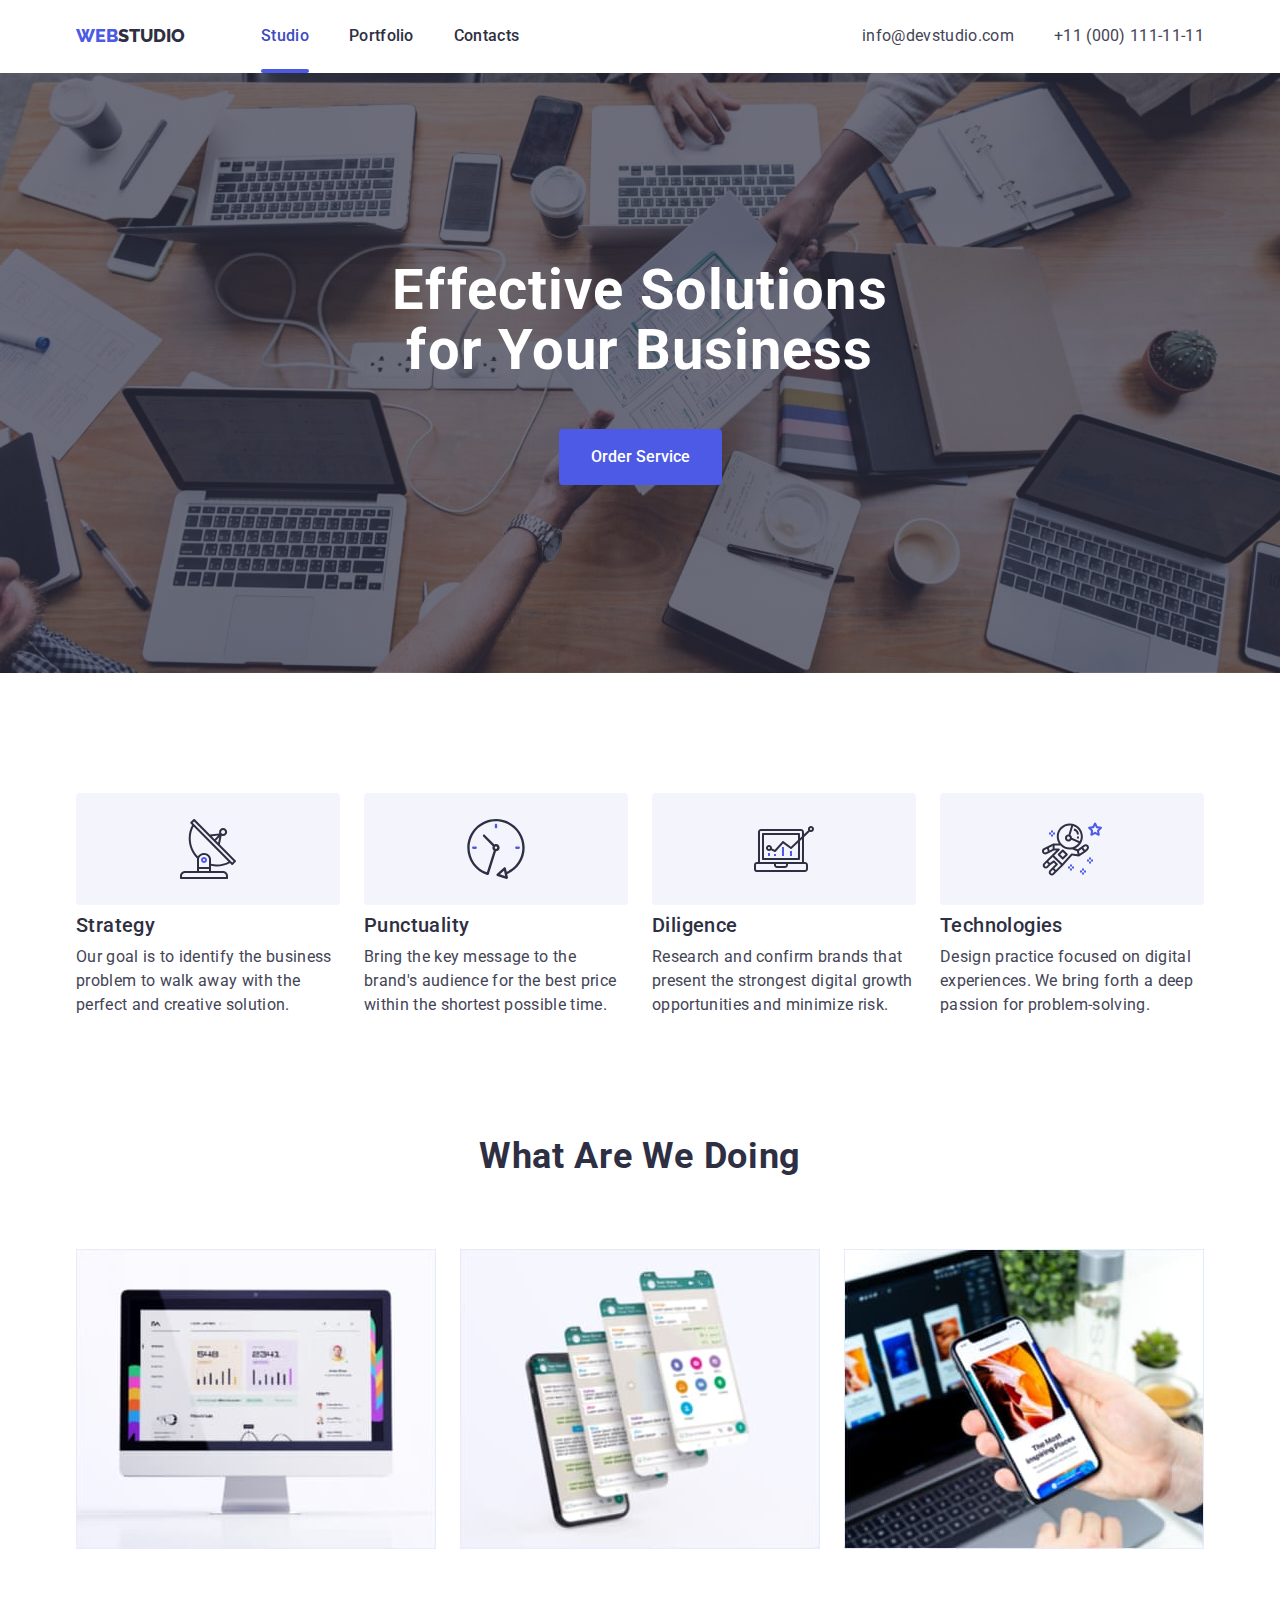
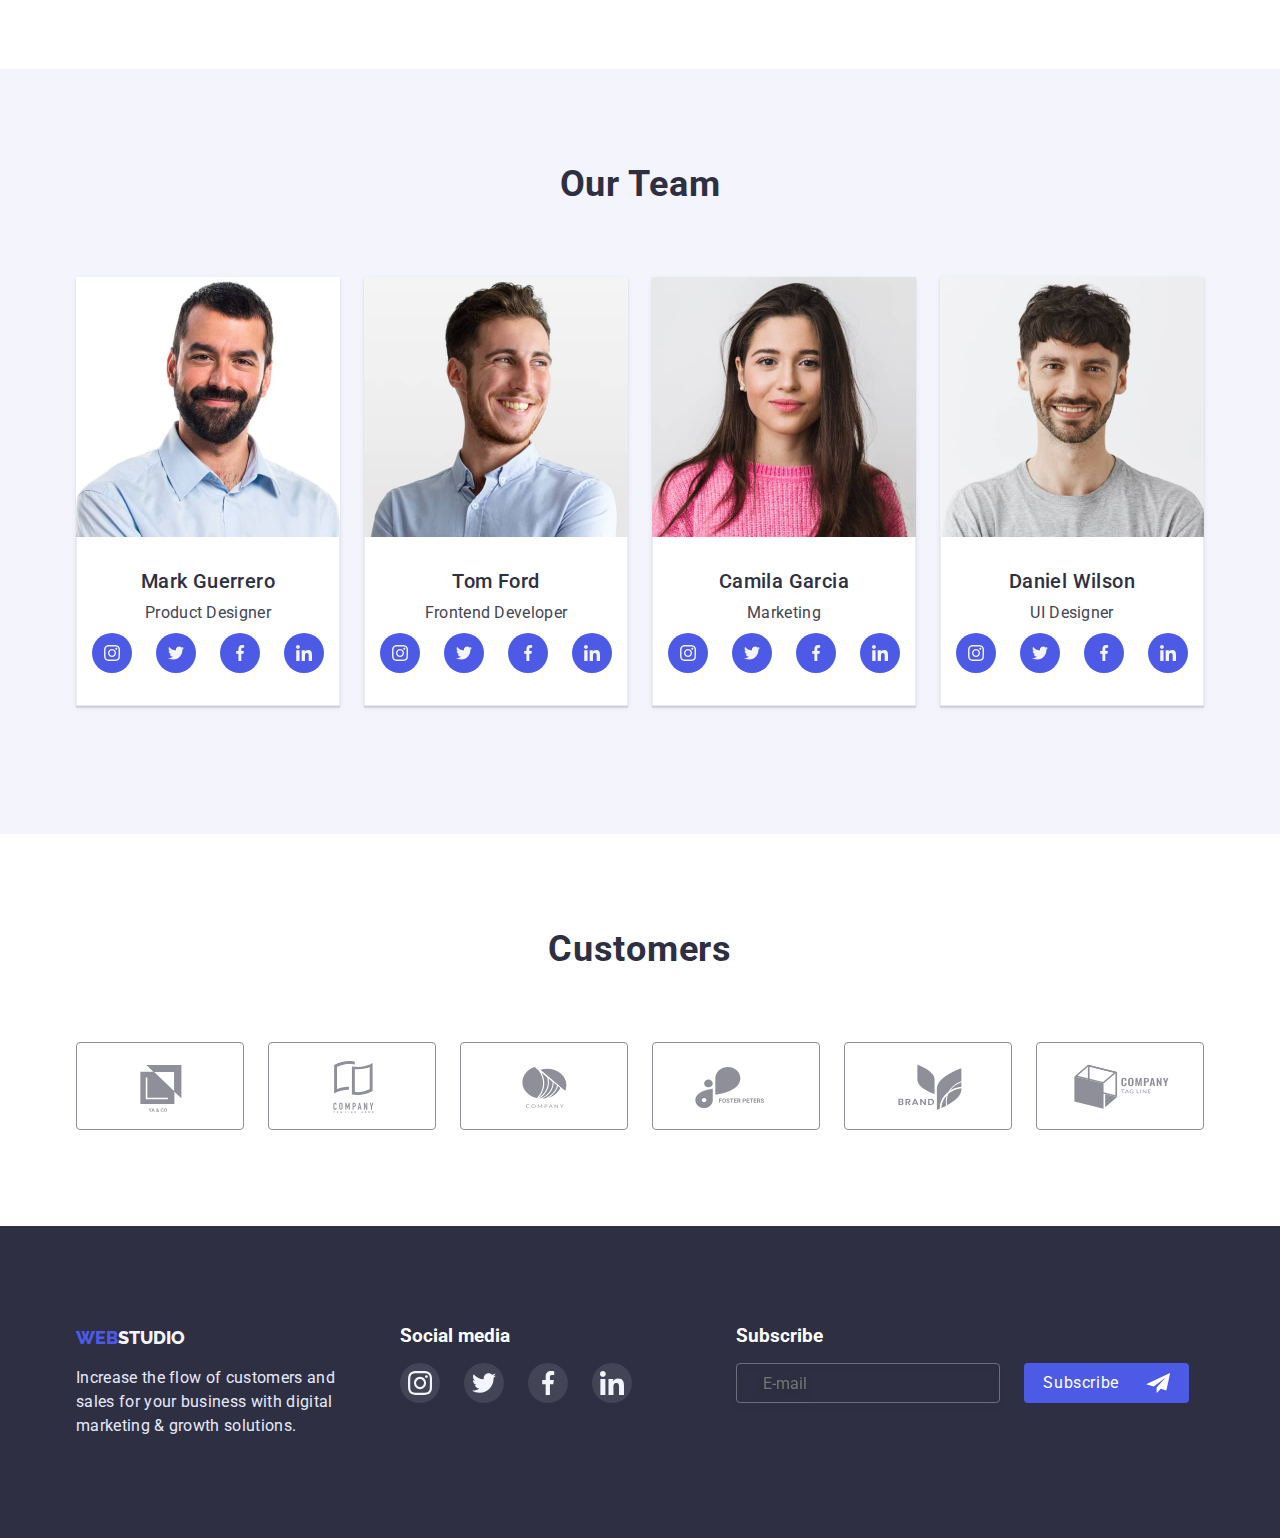
<file: index.html>
<!DOCTYPE html>
<html lang="en">
  <head>
    <meta charset="UTF-8" />
    <meta http-equiv="X-UA-Compatible" content="IE=edge" />
    <meta name="viewport" content="width=device-width, initial-scale=1.0" />
    <title>WEBSTUDIO</title>
    <link
      rel="stylesheet"
      href="https://cdn.jsdelivr.net/npm/modern-normalize@1.1.0/modern-normalize.min.css"
    />
    <link rel="preconnect" href="https://fonts.googleapis.com" />
    <link rel="preconnect" href="https://fonts.gstatic.com" crossorigin />
    <link
      href="https://fonts.googleapis.com/css2?family=Raleway:wght@800&family=Roboto:wght@400;500;700;900&display=swap"
      rel="stylesheet"
    />
    <link rel="stylesheet" href="./css/first.css" />
    <link rel="stylesheet" href="./css/mobile.css" />
    <link rel="stylesheet" href="./css/tablet.css" />
    <link rel="stylesheet" href="./css/desktop.css" />
  </head>
  <body>
    <header class="header">
      <div class="container header-container">
        <nav class="navigation">
          <a href="/index.html" class="header-logotup"
            ><span class="logofint">Web</span>Studio</a
          >
          <ul class="header-ul">
            <li class="header-li">
              <a href="./index.html" class="header-link current">Studio</a>
            </li>
            <li class="header-li">
              <a href="./portfolio.html" class="header-link">Portfolio</a>
            </li>
            <li class="header-li">
              <a href="" class="header-link">Contacts</a>
            </li>
          </ul>
        </nav>
        <address>
          <ul class="adress-ul">
            <li>
              <a
                class="adress"
                href="mailto:info@devstudio.com"
                target="_blank"
                rel="noreferrer noopener nofollow"
                >info@devstudio.com
              </a>
            </li>
            <li>
              <a class="adress" href="tel:+110001111111"
                >+11 (000) 111-11-11
              </a>
            </li>
          </ul>
        </address>
        <div class="mobile-menu is-hidden" data-menu>
          <div class="mobile-menu-container">
            <button class="modal-close" type="button" data-menu-close>
              <svg class="close-icon" width="8" height="8">
                <use href="./images/icons.svg.svg#icon-close-black"></use>
              </svg>
            </button>
            <ul class="mobile-ul">
              <li class="mobile-li">
                <a href="./index.html" class="mobile-link current">Studio</a>
              </li>
              <li class="mobile-li">
                <a href="./portfolio.html" class="mobile-link">Portfolio</a>
              </li>
              <li class="mobile-li">
                <a href="" class="mobile-link">Contacts</a>
              </li>
            </ul>
            <ul class="mobile-contact-ul">
              <li class="mobile-contact-li">
                <a class="mobile-tel" href="tel:+110001111111"
                  >+11 (000) 111-11-11
                </a>
              </li>
              <li>
                <a
                  class="mobil-email"
                  href="mailto:info@devstudio.com"
                  target="_blank"
                  rel="noreferrer noopener nofollow"
                  >info@devstudio.com
                </a>
              </li>
            </ul>
            <ul class="mobile-soc-ul">
              <li class="soc-item">
                <a href="" class="soc-link">
                  <svg class="soc-icon" width="16" height="16">
                    <use href="./images/icons.svg.svg#icon-instagram"></use>
                  </svg>
                </a>
              </li>
              <li class="soc-item">
                <a href="" class="soc-link">
                  <svg class="soc-icon" width="16" height="16">
                    <use href="./images/icons.svg.svg#icon-twitter"></use>
                  </svg>
                </a>
              </li>
              <li class="soc-item">
                <a href="" class="soc-link">
                  <svg class="soc-icon" width="16" height="16">
                    <use href="./images/icons.svg.svg#icon-facebook"></use>
                  </svg>
                </a>
              </li>
              <li class="soc-item">
                <a href="" class="soc-link">
                  <svg class="soc-icon" width="16" height="16">
                    <use href="./images/icons.svg.svg#icon-linkedin"></use>
                  </svg>
                </a>
              </li>
            </ul>
          </div>
        </div>
        <button class="mobile-menu-open-btn" type="button" data-menu-open>
          <svg class="mobile-menu-open-icon" width="28" height="18">
            <use href="./images/icons.svg.svg#icon-Vector-Stroke"></use>
          </svg>
        </button>
      </div>
    </header>
    <main>
      <section class="section hero">
        <div class="container">
          <h1 class="heading">Effective Solutions for Your Business</h1>
          <button class="first-btn" data-modal-open type="button">
            Order Service
          </button>
        </div>
      </section>
      <section class="section future">
        <div class="container">
          <h2 class="visually-hidden">Advantages</h2>
          <ul class="advantages-list">
            <li class="advantages-item">
              <div class="advantages-box">
                <svg class="advantages-icon" width="60" height="64">
                  <use href="./images/icons.svg.svg#icon-antenna"></use>
                </svg>
              </div>
              <h3 class="headline">Strategy</h3>
              <p class="heading-text">
                Our goal is to identify the business problem to walk away with
                the perfect and creative solution.
              </p>
            </li>
            <li class="advantages-item">
              <div class="advantages-box">
                <svg class="advantages-icon" width="60" height="64">
                  <use href="./images/icons.svg.svg#icon-clock"></use>
                </svg>
              </div>
              <h3 class="headline">Punctuality</h3>
              <p class="heading-text">
                Bring the key message to the brand's audience for the best price
                within the shortest possible time.
              </p>
            </li>
            <li class="advantages-item">
              <div class="advantages-box">
                <svg class="advantages-icon" width="60" height="64">
                  <use href="./images/icons.svg.svg#icon-diagram"></use>
                </svg>
              </div>
              <h3 class="headline">Diligence</h3>
              <p class="heading-text">
                Research and confirm brands that present the strongest digital
                growth opportunities and minimize risk.
              </p>
            </li>
            <li class="advantages-item">
              <div class="advantages-box">
                <svg class="advantages-icon" width="60" height="64">
                  <use href="./images/icons.svg.svg#icon-astronaut"></use>
                </svg>
              </div>
              <h3 class="headline">Technologies</h3>
              <p class="heading-text">
                Design practice focused on digital experiences. We bring forth a
                deep passion for problem-solving.
              </p>
            </li>
          </ul>
        </div>
      </section>
      <section class="section about">
        <div class="container">
          <h2 class="title">What are we doing</h2>
          <div class="div-title">
            <ul class="img-ul">
              <li>
                <img
                  src="./images/img1.jpg"
                  srcset="./images/img1.jpg 1x, ./images/img1-@2x.jpg 2x"
                  alt="monitor"
                  width="360"
                  height="300"
                />
              </li>
              <li>
                <img
                  src="./images/img2.jpg"
                  srcset="./images/img2.jpg 1x, ./images/img2-@2x.jpg 2x"
                  alt="few telefons"
                  width="360"
                  height="300"
                />
              </li>
              <li>
                <img
                  src="./images/img3.jpg"
                  srcset="./images/img3.jpg 1x, ./images/img3-@2x.jpg 2x"
                  alt="nout and telefon"
                  width="360"
                  height="300"
                />
              </li>
            </ul>
          </div>
        </div>
      </section>
      <section class="section team">
        <div class="container">
          <h2 class="title">Our Team</h2>
          <ul class="people-ul">
            <li class="people-li">
              <img
                srcset="./images/mark@2x.jpg 1x, ./images/mark@2x.jpg 2x"
                src="./images/mark.jpg"
                alt="face mark"
                width="264"
                height="260"
              />
              <div class="nametext">
                <h3 class="headline">Mark Guerrero</h3>
                <p class="heading-text">Product Designer</p>
                <ul class="soc-ul">
                  <li class="soc-item">
                    <a href="" class="soc-link">
                      <svg class="soc-icon" width="16" height="16">
                        <use href="./images/icons.svg.svg#icon-instagram"></use>
                      </svg>
                    </a>
                  </li>
                  <li class="soc-item">
                    <a href="" class="soc-link">
                      <svg class="soc-icon" width="16" height="16">
                        <use href="./images/icons.svg.svg#icon-twitter"></use>
                      </svg>
                    </a>
                  </li>
                  <li class="soc-item">
                    <a href="" class="soc-link">
                      <svg class="soc-icon" width="16" height="16">
                        <use href="./images/icons.svg.svg#icon-facebook"></use>
                      </svg>
                    </a>
                  </li>
                  <li class="soc-item">
                    <a href="" class="soc-link">
                      <svg class="soc-icon" width="16" height="16">
                        <use href="./images/icons.svg.svg#icon-linkedin"></use>
                      </svg>
                    </a>
                  </li>
                </ul>
              </div>
            </li>
            <li class="people-li">
              <img
                srcset="./images/tom@2x.jpg 1x, ./images/tom@2x.jpg 2x"
                src="./images/tom.jpg"
                alt="face tom"
                width="264"
                height="260"
              />
              <div class="nametext">
                <h3 class="headline">Tom Ford</h3>
                <p class="heading-text">Frontend Developer</p>
                <ul class="soc-ul">
                  <li class="soc-item">
                    <a href="" class="soc-link">
                      <svg class="soc-icon" width="16" height="16">
                        <use href="./images/icons.svg.svg#icon-instagram"></use>
                      </svg>
                    </a>
                  </li>
                  <li class="soc-item">
                    <a href="" class="soc-link">
                      <svg class="soc-icon" width="16" height="16">
                        <use href="./images/icons.svg.svg#icon-twitter"></use>
                      </svg>
                    </a>
                  </li>
                  <li class="soc-item">
                    <a href="" class="soc-link">
                      <svg class="soc-icon" width="16" height="16">
                        <use href="./images/icons.svg.svg#icon-facebook"></use>
                      </svg>
                    </a>
                  </li>
                  <li class="soc-item">
                    <a href="" class="soc-link">
                      <svg class="soc-icon" width="16" height="16">
                        <use href="./images/icons.svg.svg#icon-linkedin"></use>
                      </svg>
                    </a>
                  </li>
                </ul>
              </div>
            </li>
            <li class="people-li">
              <img
                srcset="./images/camila@2x.jpg 1x, ./images/camila@2x.jpg 2x"
                src="./images/camila.jpg"
                alt="face camila"
                width="264"
                height="260"
              />
              <div class="nametext">
                <h3 class="headline">Camila Garcia</h3>
                <p class="heading-text">Marketing</p>
                <ul class="soc-ul">
                  <li class="soc-item">
                    <a href="" class="soc-link">
                      <svg class="soc-icon" width="16" height="16">
                        <use href="./images/icons.svg.svg#icon-instagram"></use>
                      </svg>
                    </a>
                  </li>
                  <li class="soc-item">
                    <a href="" class="soc-link">
                      <svg class="soc-icon" width="16" height="16">
                        <use href="./images/icons.svg.svg#icon-twitter"></use>
                      </svg>
                    </a>
                  </li>
                  <li class="soc-item">
                    <a href="" class="soc-link">
                      <svg class="soc-icon" width="16" height="16">
                        <use href="./images/icons.svg.svg#icon-facebook"></use>
                      </svg>
                    </a>
                  </li>
                  <li class="soc-item">
                    <a href="" class="soc-link">
                      <svg class="soc-icon" width="16" height="16">
                        <use href="./images/icons.svg.svg#icon-linkedin"></use>
                      </svg>
                    </a>
                  </li>
                </ul>
              </div>
            </li>
            <li class="people-li">
              <img
                srcset="./images/daniel@2x.jpg 1x, ./images/daniel@2x.jpg 2x"
                src="./images/daniel.jpg"
                alt="face daniel"
                width="264"
                height="260"
              />
              <div class="nametext">
                <h3 class="headline">Daniel Wilson</h3>
                <p class="heading-text">UI Designer</p>
                <ul class="soc-ul">
                  <li class="soc-item">
                    <a href="" class="soc-link">
                      <svg class="soc-icon" width="16" height="16">
                        <use href="./images/icons.svg.svg#icon-instagram"></use>
                      </svg>
                    </a>
                  </li>
                  <li class="soc-item">
                    <a href="" class="soc-link">
                      <svg class="soc-icon" width="16" height="16">
                        <use href="./images/icons.svg.svg#icon-twitter"></use>
                      </svg>
                    </a>
                  </li>
                  <li class="soc-item">
                    <a href="" class="soc-link">
                      <svg class="soc-icon" width="16" height="16">
                        <use href="./images/icons.svg.svg#icon-facebook"></use>
                      </svg>
                    </a>
                  </li>
                  <li class="soc-item">
                    <a href="" class="soc-link">
                      <svg class="soc-icon" width="16" height="16">
                        <use href="./images/icons.svg.svg#icon-linkedin"></use>
                      </svg>
                    </a>
                  </li>
                </ul>
              </div>
            </li>
          </ul>
        </div>
      </section>
      <section class="section customers">
        <div class="container">
          <h2 class="title customers-title">Customers</h2>
          <ul class="customers-list">
            <li class="customers-li">
              <a href="" class="customers-box">
                <svg class="customers-icon" width="104" height="56">
                  <use href="./images/icons.svg.svg#icon-Logo1"></use>
                </svg>
              </a>
            </li>
            <li class="customers-li">
              <a href="" class="customers-box">
                <svg class="customers-icon" width="104" height="56">
                  <use href="./images/icons.svg.svg#icon-Logo2"></use>
                </svg>
              </a>
            </li>
            <li class="customers-li">
              <a href="" class="customers-box">
                <svg class="customers-icon" width="104" height="56">
                  <use href="./images/icons.svg.svg#icon-Logo3"></use>
                </svg>
              </a>
            </li>
            <li class="customers-li">
              <a href="" class="customers-box">
                <svg class="customers-icon" width="104" height="56">
                  <use href="./images/icons.svg.svg#icon-Logo4"></use>
                </svg>
              </a>
            </li>
            <li class="customers-li">
              <a href="" class="customers-box">
                <svg class="customers-icon" width="104" height="56">
                  <use href="./images/icons.svg.svg#icon-Logo5"></use>
                </svg>
              </a>
            </li>
            <li class="customers-li">
              <a href="" class="customers-box">
                <svg class="customers-icon" width="104" height="56">
                  <use href="./images/icons.svg.svg#icon-Logo6"></use>
                </svg>
              </a>
            </li>
          </ul>
        </div>
      </section>
    </main>
    <footer class="footer">
      <div class="container footer-box">
        <div>
          <a href="./index.html" class="footer-logotup"
            ><span class="logofint">Web</span>Studio</a
          >
          <p class="footer-text">
            Increase the flow of customers and sales for your business with
            digital marketing & growth solutions.
          </p>
        </div>
        <div class="title-soc">
          <h3 class="title-media">Social media</h3>
          <ul class="soc-ul-footer">
            <li class="soc-item">
              <a href="" class="soc-link soc-color">
                <svg class="soc-icon" width="24" height="24">
                  <use href="./images/icons.svg.svg#icon-instagram"></use>
                </svg>
              </a>
            </li>
            <li class="soc-item">
              <a href="" class="soc-link soc-color">
                <svg class="soc-icon" width="24" height="24">
                  <use href="./images/icons.svg.svg#icon-twitter"></use>
                </svg>
              </a>
            </li>
            <li class="soc-item">
              <a href="" class="soc-link soc-color">
                <svg class="soc-icon" width="24" height="24">
                  <use href="./images/icons.svg.svg#icon-facebook"></use>
                </svg>
              </a>
            </li>
            <li class="soc-item">
              <a href="" class="soc-link soc-color">
                <svg class="soc-icon" width="24" height="24">
                  <use href="./images/icons.svg.svg#icon-linkedin"></use>
                </svg>
              </a>
            </li>
          </ul>
        </div>
        <div class="div-email">
          <h3 class="title-media">Subscribe</h3>
          <label class="text-form" for="user-email"></label>
          <form class="footer-form">
            <input
              class="footer-input"
              name="user-email"
              id="user-email"
              type="email"
              placeholder="E-mail"
            />
            <button type="submit" class="input-btn">
              Subscribe
              <svg class="soc-icon" width="24" height="20">
                <use href="./images/icons.svg.svg#icon-icon-send"></use>
              </svg>
            </button>
          </form>
        </div>
      </div>
    </footer>
    <div class="backdrop is-hidden" data-modal>
      <div class="modal">
        <button class="modal-close" data-modal-close type="button">
          <svg class="close-icon" width="8" height="8">
            <use href="./images/icons.svg.svg#icon-close-black"></use>
          </svg>
        </button>
        <p class="title-form">Leave your contacts and we will call you back</p>
        <form class="form">
          <div class="modal-div">
            <label class="text-form" for="user-name">Name*</label>
            <div class="icon-div">
              <input
                class="form-input"
                name="user-name"
                id="user-name"
                type="text"
                minlength="2"
                placeholder
                required
              />
              <svg class="input-icon" width="18" height="18">
                <use href="./images/icons.svg.svg#icon-person-black"></use>
              </svg>
            </div>
          </div>
          <div class="modal-div">
            <label class="text-form" for="user-tel">Phone*</label>
            <div class="icon-div">
              <input
                class="form-input"
                name="user-tel"
                id="user-tel"
                type="tel"
                minlength="2"
                placeholder
                required
              />
              <svg class="input-icon" width="18" height="18">
                <use href="./images/icons.svg.svg#icon-phone-black"></use>
              </svg>
            </div>
          </div>
          <div class="modal-div">
            <label class="text-form" for="user-email">Email</label>
            <div class="icon-div">
              <input
                class="form-input"
                name="user-email"
                id="user-email"
                type="email"
                placeholder
              />
              <svg class="input-icon" width="18" height="18">
                <use href="./images/icons.svg.svg#icon-email-black"></use>
              </svg>
            </div>
          </div>
          <div class="div-area">
            <label class="text-form" for="user-comment">Comment</label>
            <textarea
              name="user-comment"
              id="user-comment"
              class="modal-area"
              placeholder="Text input"
            ></textarea>
          </div>
          <div class="check-div">
            <input
              class="check-accept visually-hidden"
              name="accept"
              id="accept"
              type="checkbox"
              value="true"
              required
            />
            <label class="text-check" for="accept"
              ><span>
                <svg class="check-icon" width="10" height="8">
                  <use href="./images/icons.svg.svg#icon-check"></use>
                </svg>
              </span>
              accept the terms and conditions of the&nbsp;
              <a class="link-privacy" href="">Privacy Policy</a>
            </label>
          </div>
          <button class="form-btn" type="submit">Send</button>
        </form>
      </div>
    </div>
    <script src="./js/mobile-menu.js"></script>
    <script src="./js/modal.js"></script>
  </body>
</html>
</file>
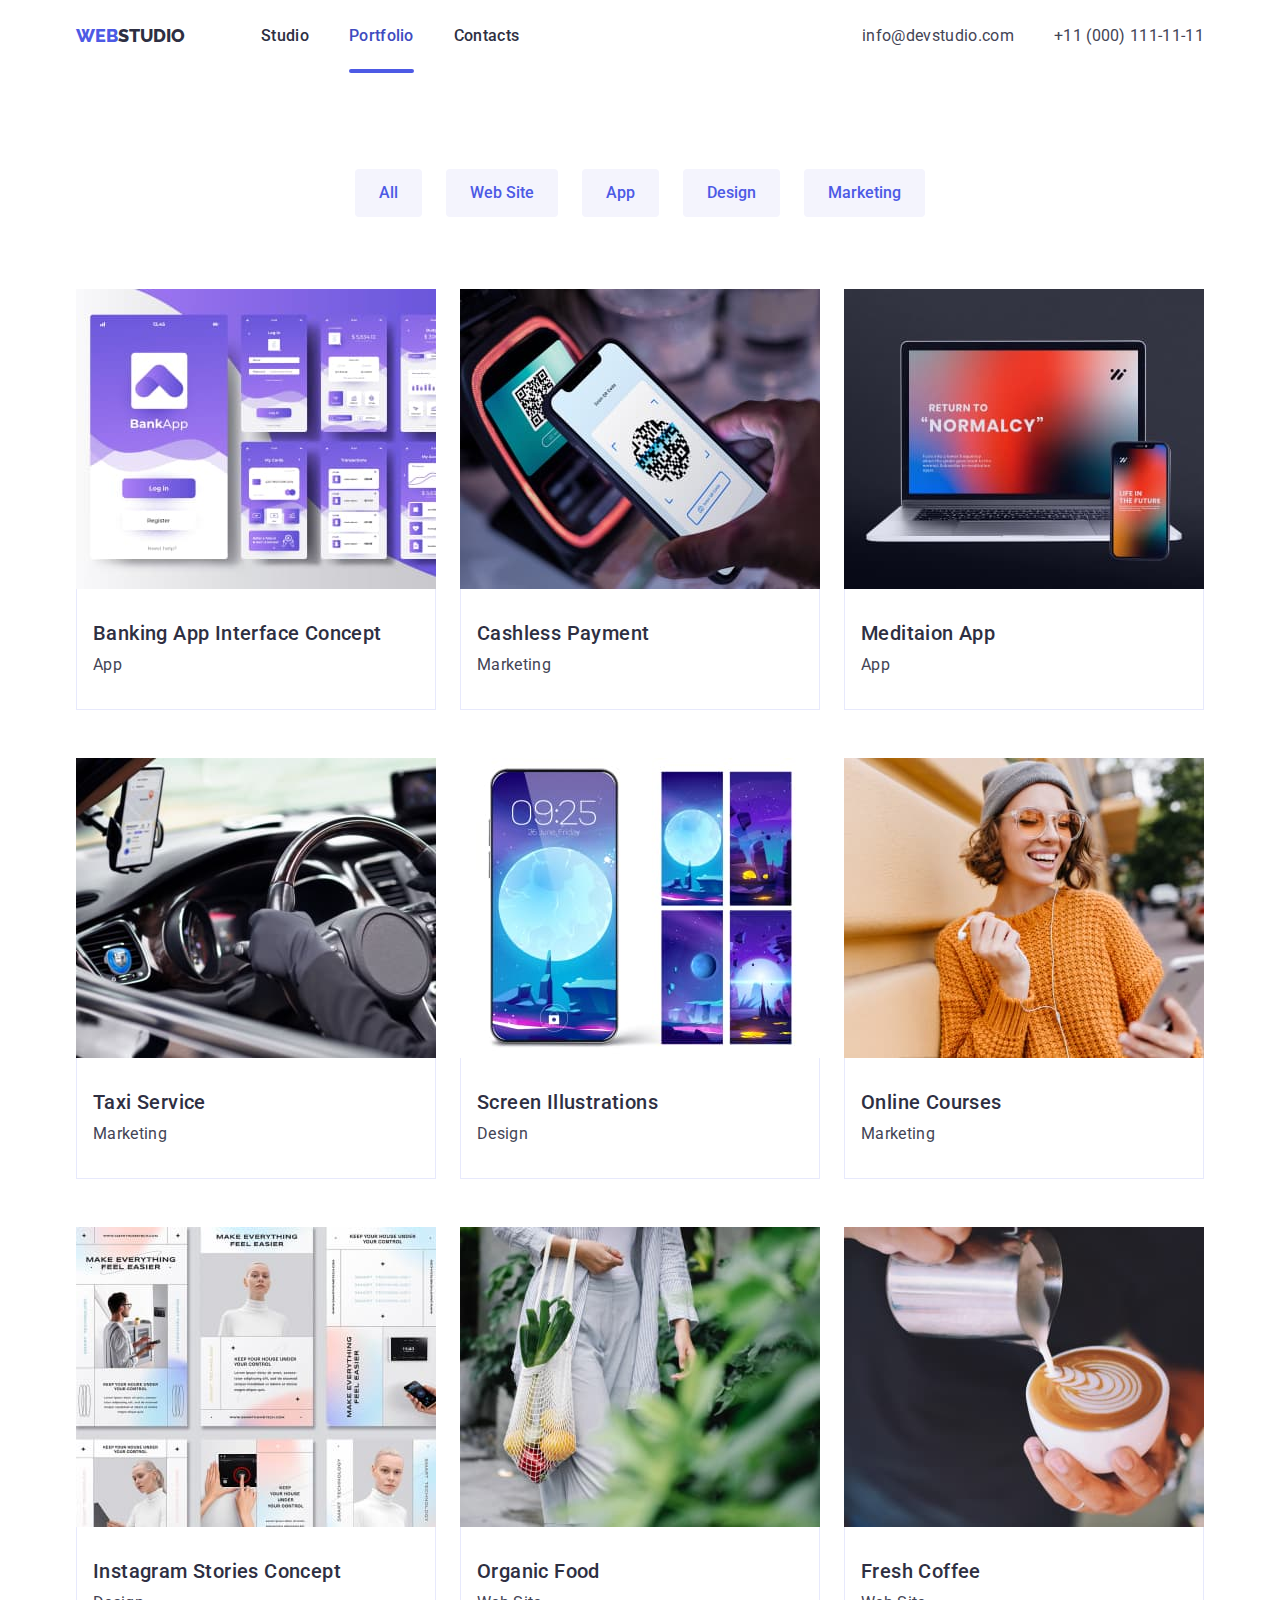
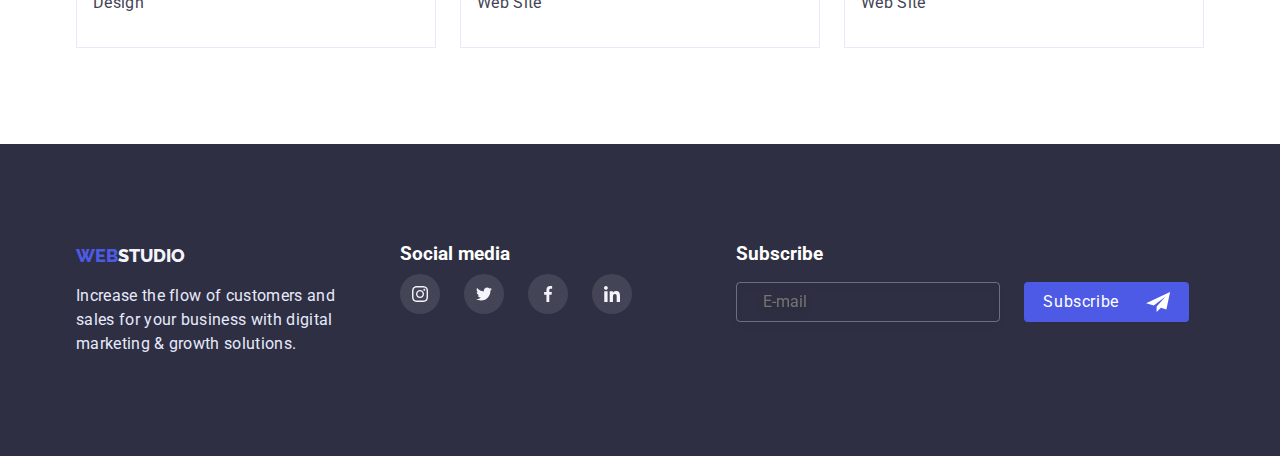
<file: portfolio.html>
<!DOCTYPE html>
<html lang="en">
  <head>
    <meta charset="UTF-8" />
    <meta http-equiv="X-UA-Compatible" content="IE=edge" />
    <meta name="viewport" content="width=device-width, initial-scale=1.0" />
    <title>Document</title>
    <link
      rel="stylesheet"
      href="https://cdn.jsdelivr.net/npm/modern-normalize@1.1.0/modern-normalize.min.css"
    />
    <link rel="preconnect" href="https://fonts.googleapis.com" />
    <link rel="preconnect" href="https://fonts.gstatic.com" crossorigin />
    <link
      href="https://fonts.googleapis.com/css2?family=Raleway:wght@800&family=Roboto:wght@400;500;700;900&display=swap"
      rel="stylesheet"
    />
    <link rel="stylesheet" href="./css/first.css" />
    <link rel="stylesheet" href="./css/mobile.css" />
    <link rel="stylesheet" href="./css/tablet.css" />
    <link rel="stylesheet" href="./css/desktop.css" />
  </head>
  <body>
    <header class="header">
      <div class="container header-container">
        <nav class="navigation">
          <a href="/index.html" class="header-logotup"
            ><span class="logofint">Web</span>Studio</a
          >
          <ul class="header-ul">
            <li class="header-li">
              <a href="./index.html" class="header-link">Studio</a>
            </li>
            <li class="header-li">
              <a href="./portfolio.html" class="header-link current"
                >Portfolio</a
              >
            </li>
            <li class="header-li">
              <a href="" class="header-link">Contacts</a>
            </li>
          </ul>
        </nav>
        <address>
          <ul class="adress-ul">
            <li>
              <a
                class="adress"
                href="mailto:info@devstudio.com"
                target="_blank"
                rel="noreferrer noopener nofollow"
                >info@devstudio.com
              </a>
            </li>
            <li>
              <a class="adress" href="tel:+110001111111"
                >+11 (000) 111-11-11
              </a>
            </li>
          </ul>
        </address>
        <div class="mobile-menu is-hidden" data-menu>
          <div class="mobile-menu-container">
            <button class="modal-close" type="button" data-menu-close>
              <svg class="close-icon" width="8" height="8">
                <use href="./images/icons.svg.svg#icon-close-black"></use>
              </svg>
            </button>
            <ul class="mobile-ul">
              <li class="mobile-li">
                <a href="./index.html" class="mobile-link">Studio</a>
              </li>
              <li class="mobile-li">
                <a href="./portfolio.html" class="mobile-link current"
                  >Portfolio</a
                >
              </li>
              <li class="mobile-li">
                <a href="" class="mobile-link">Contacts</a>
              </li>
            </ul>
            <ul class="mobile-contact-ul">
              <li class="mobile-contact-li">
                <a class="mobile-tel" href="tel:+110001111111"
                  >+11 (000) 111-11-11
                </a>
              </li>
              <li>
                <a
                  class="mobil-email"
                  href="mailto:info@devstudio.com"
                  target="_blank"
                  rel="noreferrer noopener nofollow"
                  >info@devstudio.com
                </a>
              </li>
            </ul>
            <ul class="mobile-soc-ul">
              <li class="soc-item">
                <a href="" class="soc-link">
                  <svg class="soc-icon" width="16" height="16">
                    <use href="./images/icons.svg.svg#icon-instagram"></use>
                  </svg>
                </a>
              </li>
              <li class="soc-item">
                <a href="" class="soc-link">
                  <svg class="soc-icon" width="16" height="16">
                    <use href="./images/icons.svg.svg#icon-twitter"></use>
                  </svg>
                </a>
              </li>
              <li class="soc-item">
                <a href="" class="soc-link">
                  <svg class="soc-icon" width="16" height="16">
                    <use href="./images/icons.svg.svg#icon-facebook"></use>
                  </svg>
                </a>
              </li>
              <li class="soc-item">
                <a href="" class="soc-link">
                  <svg class="soc-icon" width="16" height="16">
                    <use href="./images/icons.svg.svg#icon-linkedin"></use>
                  </svg>
                </a>
              </li>
            </ul>
          </div>
        </div>
        <button class="mobile-menu-open-btn" type="button" data-menu-open>
          <svg class="mobile-menu-open-icon" width="28" height="18">
            <use href="./images/icons.svg.svg#icon-Vector-Stroke"></use>
          </svg>
        </button>
      </div>
    </header>
    <main>
      <section class="section portfolio">
        <div class="container">
          <ul class="btn-ul">
            <li><button type="button">All</button></li>
            <li><button type="button">Web Site</button></li>
            <li><button type="button">App</button></li>
            <li><button type="button">Design</button></li>
            <li><button type="button">Marketing</button></li>
          </ul>
          <h1 class="visually-hidden">content</h1>
          <ul class="content-ul">
            <li class="li-card">
              <a class="card-link" href="">
                <div class="div-img-text">
                  <img
                    src="./images/pic1.jpg"
                    srcset="./images/1banking-interface@2x.jpg 2x"
                    alt="apps"
                    width="360px"
                    height="300px"
                  />
                  <p class="toptext-card">
                    14 Stylish and User-Friendly App Design Concepts · Task
                    Manager App · Calorie Tracker App · Exotic Fruit Ecommerce
                    App · Cloud Storage App
                  </p>
                </div>
                <div class="divcard">
                  <h2 class="headline">Banking App Interface Concept</h2>
                  <p class="heading-text">App</p>
                </div>
              </a>
            </li>
            <li class="li-card">
              <a class="card-link" href="">
                <div class="div-img-text">
                  <img
                    src="./images/pic2.jpg"
                    srcset="./images/2qr-payment@2x.jpg 2x"
                    alt="qr"
                    width="360px"
                    height="300px"
                  />
                  <p class="toptext-card"></p>
                </div>
                <div class="divcard">
                  <h2 class="headline">Cashless Payment</h2>
                  <p class="heading-text">Marketing</p>
                </div>
              </a>
            </li>
            <li class="li-card">
              <a class="card-link" href="">
                <div class="div-img-text">
                  <img
                    src="./images/pic3.jpg"
                    srcset="./images/3meditaion-app@2x.jpg 2x"
                    alt="nout"
                    width="360px"
                    height="300px"
                  />
                  <p class="toptext-card"></p>
                </div>
                <div class="divcard">
                  <h2 class="headline">Meditaion App</h2>
                  <p class="heading-text">App</p>
                </div>
              </a>
            </li>
            <li class="li-card">
              <a class="card-link" href="">
                <div class="div-img-text">
                  <img
                    src="./images/pic4.jpg"
                    srcset="./images/4driver-place@2x.jpg 2x"
                    alt="auto"
                    width="360px"
                    height="300px"
                  />
                  <p class="toptext-card"></p>
                </div>
                <div class="divcard">
                  <h2 class="headline">Taxi Service</h2>
                  <p class="heading-text">Marketing</p>
                </div>
              </a>
            </li>
            <li class="li-card">
              <a class="card-link" href="">
                <div class="div-img-text">
                  <img
                    src="./images/pic5.jpg"
                    srcset="./images/5fiction-moon@2x.jpg 2x"
                    alt="moon"
                    width="360px"
                    height="300px"
                  />
                  <p class="toptext-card"></p>
                </div>
                <div class="divcard">
                  <h2 class="headline">Screen Illustrations</h2>
                  <p class="heading-text">Design</p>
                </div>
              </a>
            </li>
            <li class="li-card">
              <a class="card-link" href="">
                <div class="div-img-text">
                  <img
                    src="./images/pic6.jpg"
                    srcset="./images/6girl-phone@2x.jpg 2x"
                    alt="girl"
                    width="360px"
                    height="300px"
                  />
                  <p class="toptext-card"></p>
                </div>
                <div class="divcard">
                  <h2 class="headline">Online Courses</h2>
                  <p class="heading-text">Marketing</p>
                </div>
              </a>
            </li>
            <li class="li-card">
              <a class="card-link" href="">
                <div class="div-img-text">
                  <img
                    src="./images/pic7.jpg"
                    srcset="./images/7instagram-stories@2x.jpg 2x"
                    alt="stories"
                    width="360px"
                    height="300px"
                  />
                  <p class="toptext-card"></p>
                </div>
                <div class="divcard">
                  <h2 class="headline">Instagram Stories Concept</h2>
                  <p class="heading-text">Design</p>
                </div>
              </a>
            </li>
            <li class="li-card">
              <a class="card-link" href="">
                <div class="div-img-text">
                  <img
                    src="./images/pic8.jpg"
                    srcset="./images/8organic-food@2x.jpg 2x"
                    alt="food"
                    width="360px"
                    height="300px"
                  />
                  <p class="toptext-card"></p>
                </div>
                <div class="divcard">
                  <h2 class="headline">Organic Food</h2>
                  <p class="heading-text">Web Site</p>
                </div>
              </a>
            </li>
            <li class="li-card">
              <a class="card-link" href="">
                <div class="div-img-text">
                  <img
                    src="./images/pic9.jpg"
                    srcset="./images/9cappuccino@2x.jpg 2x"
                    alt="coffe"
                    width="360px"
                    height="300px"
                  />
                  <p class="toptext-card"></p>
                </div>
                <div class="divcard">
                  <h2 class="headline">Fresh Coffee</h2>
                  <p class="heading-text">Web Site</p>
                </div>
              </a>
            </li>
          </ul>
        </div>
      </section>
    </main>
    <footer class="footer">
      <div class="container footer-box">
        <div>
          <a href="./index.html" class="footer-logotup"
            ><span class="logofint">Web</span>Studio</a
          >
          <p class="footer-text">
            Increase the flow of customers and sales for your business with
            digital marketing & growth solutions.
          </p>
        </div>
        <div class="title-soc">
          <h3 class="title-media">Social media</h3>
          <ul class="soc-ul">
            <li class="soc-item">
              <a href="" class="soc-link soc-color">
                <svg class="soc-icon" width="16px" height="16px">
                  <use href="./images/icons.svg.svg#icon-instagram"></use>
                </svg>
              </a>
            </li>
            <li class="soc-item">
              <a href="" class="soc-link soc-color">
                <svg class="soc-icon" width="16px" height="16px">
                  <use href="./images/icons.svg.svg#icon-twitter"></use>
                </svg>
              </a>
            </li>
            <li class="soc-item">
              <a href="" class="soc-link soc-color">
                <svg class="soc-icon" width="16px" height="16px">
                  <use href="./images/icons.svg.svg#icon-facebook"></use>
                </svg>
              </a>
            </li>
            <li class="soc-item">
              <a href="" class="soc-link soc-color">
                <svg class="soc-icon" width="16px" height="16px">
                  <use href="./images/icons.svg.svg#icon-linkedin"></use>
                </svg>
              </a>
            </li>
          </ul>
        </div>
        <div class="div-email">
          <h3 class="title-media">Subscribe</h3>
          <label class="text-form" for="user-email"></label>
          <form class="footer-form">
            <input
              class="footer-input"
              name="user-email"
              id="user-email"
              type="email"
              placeholder="E-mail"
            />
            <button type="submit" class="input-btn">
              Subscribe
              <svg class="soc-icon" width="24" height="20">
                <use href="./images/icons.svg.svg#icon-icon-send"></use>
              </svg>
            </button>
          </form>
        </div>
      </div>
    </footer>
    <script src="./js/mobile-menu.js"></script>
  </body>
</html>
</file>
<file: css/first.css>
.visually-hidden {
  position: absolute;
  white-space: nowrap;
  width: 1px;
  height: 1px;
  overflow: hidden;
  border: 0;
  padding: 0;
  clip: rect(0 0 0 0);
  clip-path: inset(50%);
  margin: -1px;
}
body {
  font-family: "Roboto", sans-serif;
  color: var(--centrocolor-color);
  background-color: var(--fonokolor-color);
  font-size: 16px;
}
:root {
  --centrocolor-color: #2e2f42;
  --secondcolor-color: #434455;
  --fonokolor-color: #ffffff;
  --hovercolor-color: #404bbf;
  --btncolor-color: #4d5ae5;
  --graylight-color: #f4f4fd;
  --grayday-color: #e7e9fc;
  --greay-color: #8e8f99;
  --gradi: linear-gradient(rgba(46, 47, 66, 0.7), rgba(46, 47, 66, 0.7));
  --transition-efect: 250ms cubic-bezier(0.4, 0, 0.2, 1);
  --transition-time: 250ms;
  --transition-bezir: cubic-bezier(0.4, 0, 0.2, 1);
}

h1,
h2,
h3,
h4,
p {
  margin-top: 0;
  margin-bottom: 0;
}
ul {
  margin-top: 0;
  margin-bottom: 0;
  padding-left: 0;
}
img {
  display: block;
  max-width: 100%;
}
button {
  cursor: pointer;
}
* {
  box-sizing: border-box;
}
.container {
  width: 100%;
  margin: 0 auto;
  padding-left: 15px;
  padding-right: 15px;
}
.no-scroll {
  overflow: hidden;
}

/*--------------header-------------*/
.header-container {
  display: flex;
  align-items: center;
  justify-content: space-between;
}
.navigation {
  display: flex;
  align-items: center;
}
.header {
  border-bottom: 1px solid var(--fonokolor-color);
  padding-top: 24px;
  padding-bottom: 24px;
}
.header-logotup {
  font-family: "Raleway";
  font-weight: 800;
  font-size: 18px;
  line-height: 1.33;
  color: var(--centrocolor-color);
  text-decoration: none;
  text-transform: uppercase;
  margin-right: 76px;
}
.logofint {
  color: var(--btncolor-color);
}
.header-li:not(:last-child) {
  margin-right: 40px;
}
.header-link {
  font-weight: 500;
  line-height: 1.33;
  letter-spacing: 0.02em;
  color: var(--centrocolor-color);
  text-decoration: none;
  transition: color var(--transition-efect);
}
.header-link:is(:focus, :hover) {
  color: var(--hovercolor-color);
}
.mobile-li > .current {
  color: var(--hovercolor-color);
}

.adress-ul a {
  font-style: normal;
  line-height: 1.5;
  letter-spacing: 0.02em;
  color: var(--secondcolor-color);
  text-decoration: none;
  transition: color var(--transition-efect);
}
.adress-ul a:hover,
.adress-ul a:focus {
  color: var(--hovercolor-color);
}
.adress-ul {
  list-style: none;
  display: flex;
  align-items: center;
  gap: 40px;
}
.header-ul {
  list-style-type: none;
  display: flex;
  align-items: center;
}

/* ----- Mobile Menu ----- */
.mobile-menu {
  position: fixed;
  width: 100%;
  height: 100%;
  top: 0;
  left: 0;
  z-index: 1000;
  background-color: #fff;
}
.mobile-menu.is-hidden {
  transform: translateX(0);
}
.mobile-menu-container {
  position: relative;
  padding-top: 80px;
  padding-left: 40px;
  padding-right: 40px;
  padding-bottom: 40px;
  height: 100%;
}
.mobile-close {
  position: absolute;
  top: 40px;
  right: 15px;
  width: 24px;
  height: 24px;
  border: 1px solid rgba(0, 0, 0, 0.1);
  border-radius: 50%;
  background: var(--grayday-color);
  display: flex;
  justify-content: center;
  align-items: center;
  transition: background-color var(--transition-efect);
}
.mobile-close:is(:focus, :hover) {
  background-color: var(--hovercolor-color);
}
.mobile-ul {
  list-style: none;
}
.mobile-li {
  margin-bottom: 40px;
}
.mobile-link {
  text-decoration: none;
  font-weight: 700;
  font-size: 36px;
  line-height: 1.11;
  letter-spacing: 0.02em;
  text-transform: capitalize;
  color: #2e2f42;
}
.mobile-contact-ul {
  list-style: none;
  margin-top: 284px;
}
.mobile-tel {
  text-decoration: none;
  font-weight: 600;
  font-size: 36px;
  line-height: 1.11;
  text-transform: capitalize;
  color: #4d5ae5;
}
.mobil-email {
  text-decoration: none;
  font-weight: 500;
  font-size: 20px;
  line-height: 1.2;
  letter-spacing: 0.02em;
  color: #434455;
}
.mobile-contact-li {
  margin-bottom: 40px;
}
.mobile-soc-ul {
  list-style: none;
  display: flex;
  justify-content: space-between;
  margin-top: 48px;
}
/*---------------Hero----------------*/
.hero {
  max-width: 1440px;
  margin-left: auto;
  margin-right: auto;
  text-align: center;
  padding-top: 112px;
  padding-bottom: 112px;
  background-image: var(--gradi), url(../images/mobile-bg.jpg);
  background-repeat: no-repeat;
  background-size: cover;
  background-position: center;
}
.heading {
  max-width: 320px;
  margin: 0 auto;
  margin-bottom: 48px;
  font-size: 36px;
  line-height: 1.11;
  text-align: center;
  letter-spacing: 0.02em;
  color: var(--fonokolor-color);
}
.first-btn {
  border: none;
  border-radius: 4px;
  padding: 16px 32px;
  font-weight: 500;
  font-size: 16px;
  line-height: 1.5;
  color: var(--fonokolor-color);
  background: var(--btncolor-color);
  cursor: pointer;
  transition: background-color var(--transition-efect);
}
.first-btn:hover {
  background-color: var(--hovercolor-color);
}
@media screen and (min-device-pixel-ratio: 2),
  screen and(min-resolution: 192dpi),
  screen and (min-resolution: 2dppx) {
  .hero {
    background-image: linear-gradient(
        rgba(46, 47, 66, 0.7),
        rgba(46, 47, 66, 0.7)
      ),
      url(../images/mobile-bg@2x.jpg);
  }
}

/*--------------Section2---------------*/
.advantages-box {
  height: 112px;
  background-color: var(--graylight-color);
  border-radius: 4px;
  display: flex;
  justify-content: center;
  align-items: center;
  margin-bottom: 8px;
}
.advantages-list {
  gap: 24px;
  display: flex;
  list-style-type: none;
}

.headline {
  margin-bottom: 8px;
  font-weight: 700;
  font-size: 20px;
  line-height: 1.2;
  letter-spacing: 0.02em;
  color: var(--centrocolor-color);
}
.heading-text {
  line-height: 1.5;
  letter-spacing: 0.02em;
  color: var(--secondcolor-color);
}
.about {
  padding-bottom: 120px;
}

/*----------------our team------------*/
.title {
  margin-bottom: 72px;
  text-align: center;
  text-transform: capitalize;
  letter-spacing: 0.02em;
  font-size: 36px;
  line-height: 1.11;
  color: var(--centrocolor-color);
}
.img-ul {
  display: flex;
  flex-direction: row;
  justify-content: space-between;
  list-style-type: none;
}
.team {
  padding-top: 96px;
  padding-bottom: 128px;
  margin-left: auto;
  margin-right: auto;
  background-color: var(--graylight-color);
}
.people-ul {
  display: flex;
  flex-wrap: wrap;
  justify-content: center;
  gap: 72px;
  text-align: center;
  list-style-type: none;
}
.people-li {
  box-shadow: 0px 2px 1px 0px rgba(46, 47, 66, 0.08),
    0px 1px 1px 0px rgba(46, 47, 66, 0.08),
    0px 2px 6px 0px rgba(46, 47, 66, 0.08);
}
.nametext {
  padding-bottom: 32px;
  padding-top: 32px;
  border-width: 1px;
  border-style: solid;
  border-top: none;
  border-color: var(--grayday-color);
  background-color: var(--fonokolor-color);
}
.soc-ul {
  display: flex;
  justify-content: center;
  gap: 24px;
  list-style-type: none;
  margin-top: 8px;
}
.soc-item {
  width: 40px;
  height: 40px;
}
.soc-link {
  width: 100%;
  height: 100%;
  background-color: var(--btncolor-color);
  display: block;
  border-radius: 50%;
  display: flex;
  justify-content: center;
  align-items: center;
  transition: background-color var(--transition-efect);
}
.soc-link:is(:focus, :hover) {
  background-color: var(--hovercolor-color);
}

/*-----------------customers---------*/
.customers {
  padding-bottom: 96px;
  padding-top: 96px;
}
.customers-box {
  width: 168px;
  height: 88px;
  border: 1px solid var(--greay-color);
  border-radius: 4px;
  display: flex;
  justify-content: center;
  align-items: center;
  transition-property: border-color, fill;
  transition-duration: var(--transition-time);
  transition-timing-function: var(--transition-bezir);
}
.customers-box:is(:focus, :hover) {
  border-color: var(--hovercolor-color);
}
.customers-box:is(:focus, :hover) .customers-icon {
  fill: var(--hovercolor-color);
}
.customers-icon {
  fill: var(--greay-color);
  transition: fill var(--transition-efect);
}
.customers-icon:is(:hover) {
  fill: var(--hovercolor-color);
}
.customers-list {
  display: flex;
  justify-content: center;
  flex-wrap: wrap;
  column-gap: 16px;
  row-gap: 72px;
  list-style-type: none;
}

/*----------------footer-----------*/
.footer {
  padding-top: 100px;
  padding-bottom: 100px;
  background: var(--centrocolor-color);
}
.footer-box {
  display: flex;
  flex-direction: column;
  align-items: center;
}
.footer-text {
  max-width: 300px;
  line-height: 1.5;
  letter-spacing: 0.02em;
  color: var(--grayday-color);
  text-align: center;
}
.footer-logotup {
  font-family: "Raleway";
  display: block;
  margin-bottom: 16px;
  font-weight: 800;
  font-size: 18px;
  line-height: 1.33;
  color: var(--graylight-color);
  text-decoration: none;
  text-transform: uppercase;
  text-align: center;
}
.title-media {
  color: var(--fonokolor-color);
  text-align: center;
}
.soc-ul-footer {
  display: flex;
  justify-content: center;
  gap: 24px;
  list-style-type: none;
  margin-top: 16px;
}
.soc-color {
  background-color: rgba(255, 255, 255, 0.1);
  transition: background-color var(--transition-efect);
}
.soc-color:is(:focus, :hover) {
  background-color: #31d0aa;
}
.div-email {
  width: 100%;
  text-align: center;
}
.footer-form {
  margin-top: 16px;
  gap: 24px;
}
.footer-input {
  padding-left: 10px;
  color: var(--graylight-color);
  width: 100%;
  height: 40px;
  background-color: transparent;
  border: 1px solid rgba(255, 255, 255, 0.3);
  filter: drop-shadow(0px 4px 4px rgba(0, 0, 0, 0.15));
  border-radius: 4px;
}
.input-btn {
  margin-top: 16px;
  font-size: 16px;
  line-height: 1.5;
  justify-content: space-around;
  align-items: center;
  text-align: center;
  letter-spacing: 0.04em;
  color: #ffffff;
  width: 165px;
  height: 40px;
  background-color: var(--btncolor-color);
  border-radius: 4px;
  border: none;
}
.footer-input::placeholder {
  padding-left: 16px;
}

/*--------------portfolio-------------*/
.btn-ul button {
  border: none;
  border-radius: 4px;
  padding: 12px 24px;
  font-weight: 500;
  line-height: 24px;
  cursor: pointer;
  color: var(--btncolor-color);
  background-color: var(--graylight-color);
  border-color: var(--greay-color);
  transition-property: color, background-color, border-radius;
  transition-duration: var(--transition-time);
  transition-timing-function: var(--transition-bezir);
}
.btn-ul button:is(:hover, :focus) {
  color: var(--fonokolor-color);
  background-color: var(--hovercolor-color);
  box-shadow: 0px 3px 1px rgba(0, 0, 0, 0.1), 0px 2px 1px rgba(0, 0, 0, 0.08),
    0px 2px 2px rgba(0, 0, 0, 0.12);
  border-radius: 4px;
}
.btn-ul {
  margin-bottom: 72px;
  display: flex;
  flex-direction: row;
  justify-content: center;
  gap: 24px;
  list-style-type: none;
}
.content-ul {
  display: flex;
  flex-wrap: wrap;
  list-style-type: none;
  column-gap: 24px;
  row-gap: 48px;
}
.divcard {
  gap: 8px;
  padding-left: 16px;
  padding-top: 32px;
  padding-bottom: 32px;
  border-width: 1px;
  border-style: solid;
  border-top: none;
  border-color: var(--grayday-color);
}
.portfolio {
  padding-top: 96px;
  padding-bottom: 96px;
}
.card-link {
  text-decoration: none;
  transition: transform var(--transition-efect);
}
.card-link:is(:focus, :hover) .toptext-card {
  transform: translate(0, 0);
}
.li-card {
  transition: box-shadow var(--transition-efect);
}
.li-card:is(:focus, :hover) {
  box-shadow: 0px 1px 6px rgba(46, 47, 66, 0.08),
    0px 1px 1px rgba(46, 47, 66, 0.16), 0px 2px 1px rgba(46, 47, 66, 0.08);
}
.toptext-card {
  position: absolute;
  width: 100%;
  height: 100%;
  overflow: auto;
  left: 0;
  top: 0;
  line-height: 1.5;
  font-size: 16px;
  padding-top: 40px;
  padding-left: 32px;
  padding-right: 32px;
  background-color: #4d5ae5bd;
  color: var(--graylight-color);
  transform: translate(0, 100%);
  transition: transform 500ms linear;
}
.div-img-text {
  position: relative;
  overflow: hidden;
}

/* --------modalka -------*/
.backdrop {
  position: fixed;
  top: 0;
  width: 100%;
  height: 100%;
  background: rgba(100, 97, 97, 0.63);
  transition-property: opacity, visibility;
  transition-duration: var(--transition-time);
  transition-timing-function: var(--transition-bezir);
}
.modal {
  position: absolute;
  top: 50%;
  left: 50%;
  transform: translate(-50%, -50%) scaleY(1);
  width: 408px;
  min-height: 576px;
  border-radius: 4px;
  padding: 72px 24px 24px;
  background-color: var(--fonokolor-color);
  transition: transform 200ms linear;
}
.backdrop.is-hidden .modal {
  transform: translate(-50%, -50%) scaleY(0);
}
.modal-close {
  position: absolute;
  top: 24px;
  right: 24px;
  width: 24px;
  height: 24px;
  border: 1px solid rgba(0, 0, 0, 0.1);
  border-radius: 50%;
  background: var(--grayday-color);
  display: flex;
  justify-content: center;
  align-items: center;
  transition: background-color var(--transition-efect);
}
.modal-close:is(:focus, :hover) {
  background-color: var(--hovercolor-color);
}
.close-icon {
  transform: fill var(--transition-efect);
}
.modal-close:is(:focus, :hover) .close-icon {
  fill: #ffffff;
}
.is-hidden {
  opacity: 0;
  visibility: hidden;
  pointer-events: none;
}
.form {
  text-align: center;
}
.form-input {
  border: 1px solid rgba(33, 33, 33, 0.2);
  border-radius: 4px;
  width: 100%;
  height: 40px;
  padding-left: 38px;
  outline: transparent;
}
.form-input:focus,
.modal-area:focus {
  border-color: var(--btncolor-color);
}
.form-input:focus + .input-icon {
  fill: var(--btncolor-color);
}
.form-input::placeholder {
  margin-left: 38px;
  fill: var(--greay-color);
}
.title-form {
  text-align: center;
  letter-spacing: 0.02em;
  margin-bottom: 16px;
}
.text-form {
  color: var(--greay-color);
  margin-bottom: 4px;
  font-size: 12px;
  line-height: 16px;
  display: block;
  text-align: start;
}
.modal-div {
  margin-bottom: 8px;
}
.icon-div {
  position: relative;
}
.input-icon {
  position: absolute;
  left: 16px;
  top: 50%;
  transform: translateY(-50%);
}
.modal-area {
  display: block;
  border: 1px solid rgba(33, 33, 33, 0.2);
  border-radius: 4px;
  width: 100%;
  height: 120px;
  outline: transparent;
  padding: 12px;
  resize: none;
}
.modal-area::placeholder {
  color: var(--greay-color);
}
.div-area {
  margin-bottom: 16px;
}
.text-check {
  margin-top: 9px;
  font-weight: 400;
  font-size: 12px;
  line-height: 1.33;
  color: #757575;
  letter-spacing: 0.04em;
  display: flex;
}
.text-check span {
  display: flex;
  align-items: center;
  justify-content: center;
  content: "";
  width: 16px;
  height: 16px;
  border: 1.25px solid var(--centrocolor-color);
  border-radius: 2px;
  margin-right: 8px;
  transition: background-color, var(--transition-efect);
}
.check-accept:checked + .text-check span {
  background-color: var(--hovercolor-color);
  border: none;
}
.link-privacy {
  color: var(--btncolor-color);
}
.form-btn {
  text-align: center;
  min-width: 169px;
  border: none;
  border-radius: 4px;
  padding: 16px 32px;
  font-weight: 500;
  font-size: 16px;
  line-height: 1.5;
  margin-top: 30px;
  color: var(--fonokolor-color);
  background: var(--btncolor-color);
  cursor: pointer;
  transition: background-color var(--transition-efect);
}
.form-btn:hover {
  background-color: var(--hovercolor-color);
}
</file>
<file: css/mobile.css>
/* ---420 */
@media screen and (max-width: 420px) {
  .mobile-tel {
    font-size: 20px;
  }
  .customers-box {
    width: 140px;
    height: 80px;
  }
  .customers-list {
    flex-wrap: wrap;
    column-gap: 10px;
  }
  .modal {
    width: 95%;
  }
  .title-form {
    font-size: 12px;
  }
}
@media (min-width: 420px) and (max-width: 767px) {
  .container {
    width: 428px;
  }
  .modal {
    width: 392px;
  }
}
/* ---767 */
@media screen and (max-width: 767px) {
  .header-ul {
    display: none;
  }
  .adress-ul {
    display: none;
  }
  .header-container {
    display: flex;
    align-items: center;
    margin-left: auto;
  }
  .mobile-menu-open-btn {
    background-color: transparent;
    border: none;
    padding: 0;
    line-height: 0;
  }
  .mobile-menu-open-icon {
    stroke: rgba(46, 47, 66, 1);
    transition: stroke var(--transition-efect);
  }
  .advantages-list {
    display: flex;
    flex-direction: column;
    align-items: flex-start;
    text-align: center;
    padding: 0px;
    gap: 72px;
  }
  .team > .container {
    display: flex;
    flex-wrap: wrap;
    justify-content: center;
    gap: 72px;
  }
  .title-soc {
    margin-top: 72px;
    margin-bottom: 72px;
  }
  .btn-ul {
    flex-wrap: wrap;
  }
}
</file>
<file: css/tablet.css>
/* 768+++ */
@media screen and (min-width: 768px) {
  .container {
    max-width: 768px;
  }
  .mobile-menu-open-btn {
    display: none;
  }
  .mobile-menu {
    display: none;
  }
  .adress-ul {
    display: block;
  }
  .heading {
    max-width: 500px;
    margin-bottom: 40px;
    font-size: 56px;
    line-height: 1.07;
    letter-spacing: 0.02em;
  }
  .hero {
    padding-top: 112px;
    padding-bottom: 108px;
    background-image: linear-gradient(
        rgba(46, 47, 66, 0.7),
        rgba(46, 47, 66, 0.7)
      ),
      url(../images/tablet-bg.jpg);
  }
  @media screen and (min-device-pixel-ratio: 2),
    screen and(min-resolution: 192dpi),
    screen and (min-resolution: 2dppx) {
    .hero {
      background-image: linear-gradient(
          rgba(46, 47, 66, 0.7),
          rgba(46, 47, 66, 0.7)
        ),
        url(../images/tablet-bg@2x.jpg);
    }
  }
  .people-ul {
    row-gap: 64px;
    column-gap: 24px;
  }
  .customers-list {
    column-gap: 24px;
  }
  .footer-text {
    text-align: left;
  }
  .title-media {
    margin-top: 0;
    text-align: left;
  }
  .div-email {
    width: 264px;
  }
  .footer-box {
    padding-left: 108px;
    flex-direction: row;
    flex-wrap: wrap;
    column-gap: 24px;
    align-items: flex-start;
  }
  .footer-logotup {
    text-align: left;
  }
  .footer-form {
    width: 453px;
    margin-top: 16px;
    display: flex;
    gap: 24px;
  }
  .input-btn {
    display: flex;
    margin-top: 0;
    width: 165px;
  }
  .footer-input {
    width: 264px;
  }
  .current {
    position: relative;
    color: var(--hovercolor-color);
  }
  .current::after {
    position: absolute;
    content: "";
    width: 100%;
    left: 0;
    bottom: -28px;
    height: 4px;
    border-radius: 2px;
    background-color: var(--btncolor-color);
  }
}
@media (min-width: 768px) and (max-width: 1200px) {
  .advantages-list {
    flex-direction: row;
    flex-wrap: wrap;
    row-gap: 72px;
    column-gap: 24px;
  }
  .advantages-item {
    flex-basis: calc((100% - 24px) / 2);
  }
  .footer-text {
    margin-bottom: 52px;
  }
  .adress-ul {
    font-size: 12px;
  }
  .header {
    padding-top: 16px;
    padding-bottom: 17px;
  }
  .content-ul {
    column-gap: 16px;
    row-gap: 24px;
  }
}
</file>
<file: css/desktop.css>
/* 1200+++ */
@media screen and (min-width: 1200px) {
  .container {
    max-width: 1158px;
  }
  .adress-ul {
    display: flex;
  }
  .heading {
    max-width: 500px;
    margin-bottom: 48px;
  }
  .hero {
    padding-top: 188px;
    padding-bottom: 188px;
    background-image: linear-gradient(
        rgba(46, 47, 66, 0.7),
        rgba(46, 47, 66, 0.7)
      ),
      url(../images/desktop-bg.jpg);
  }
  @media screen and (min-device-pixel-ratio: 2),
    screen and(min-resolution: 192dpi),
    screen and (min-resolution: 2dppx) {
    .hero {
      background-image: linear-gradient(
          rgba(46, 47, 66, 0.7),
          rgba(46, 47, 66, 0.7)
        ),
        url(../images/desktop-bg@2x.jpg);
    }
  }
  .advantages-item {
    width: 264px;
  }
  .headline {
    font-weight: 500;
    font-size: 20px;
  }
  .future {
    padding-top: 120px;
    padding-bottom: 120px;
  }
  .people-ul {
    display: flex;
    gap: 24px;
    text-align: center;
    list-style-type: none;
  }
  .div-email {
    margin-left: 80px;
  }
  .footer-box {
    padding-left: 15px;
  }
}
/* ---1200 */
@media screen and (max-width: 1200px) {
  .advantages-box {
    display: none;
  }
  .about {
    display: none;
  }
  .future {
    padding-top: 96px;
    padding-bottom: 96px;
  }
  .advantages-item > .headline {
    font-size: 36px;
  }
}
</file>
